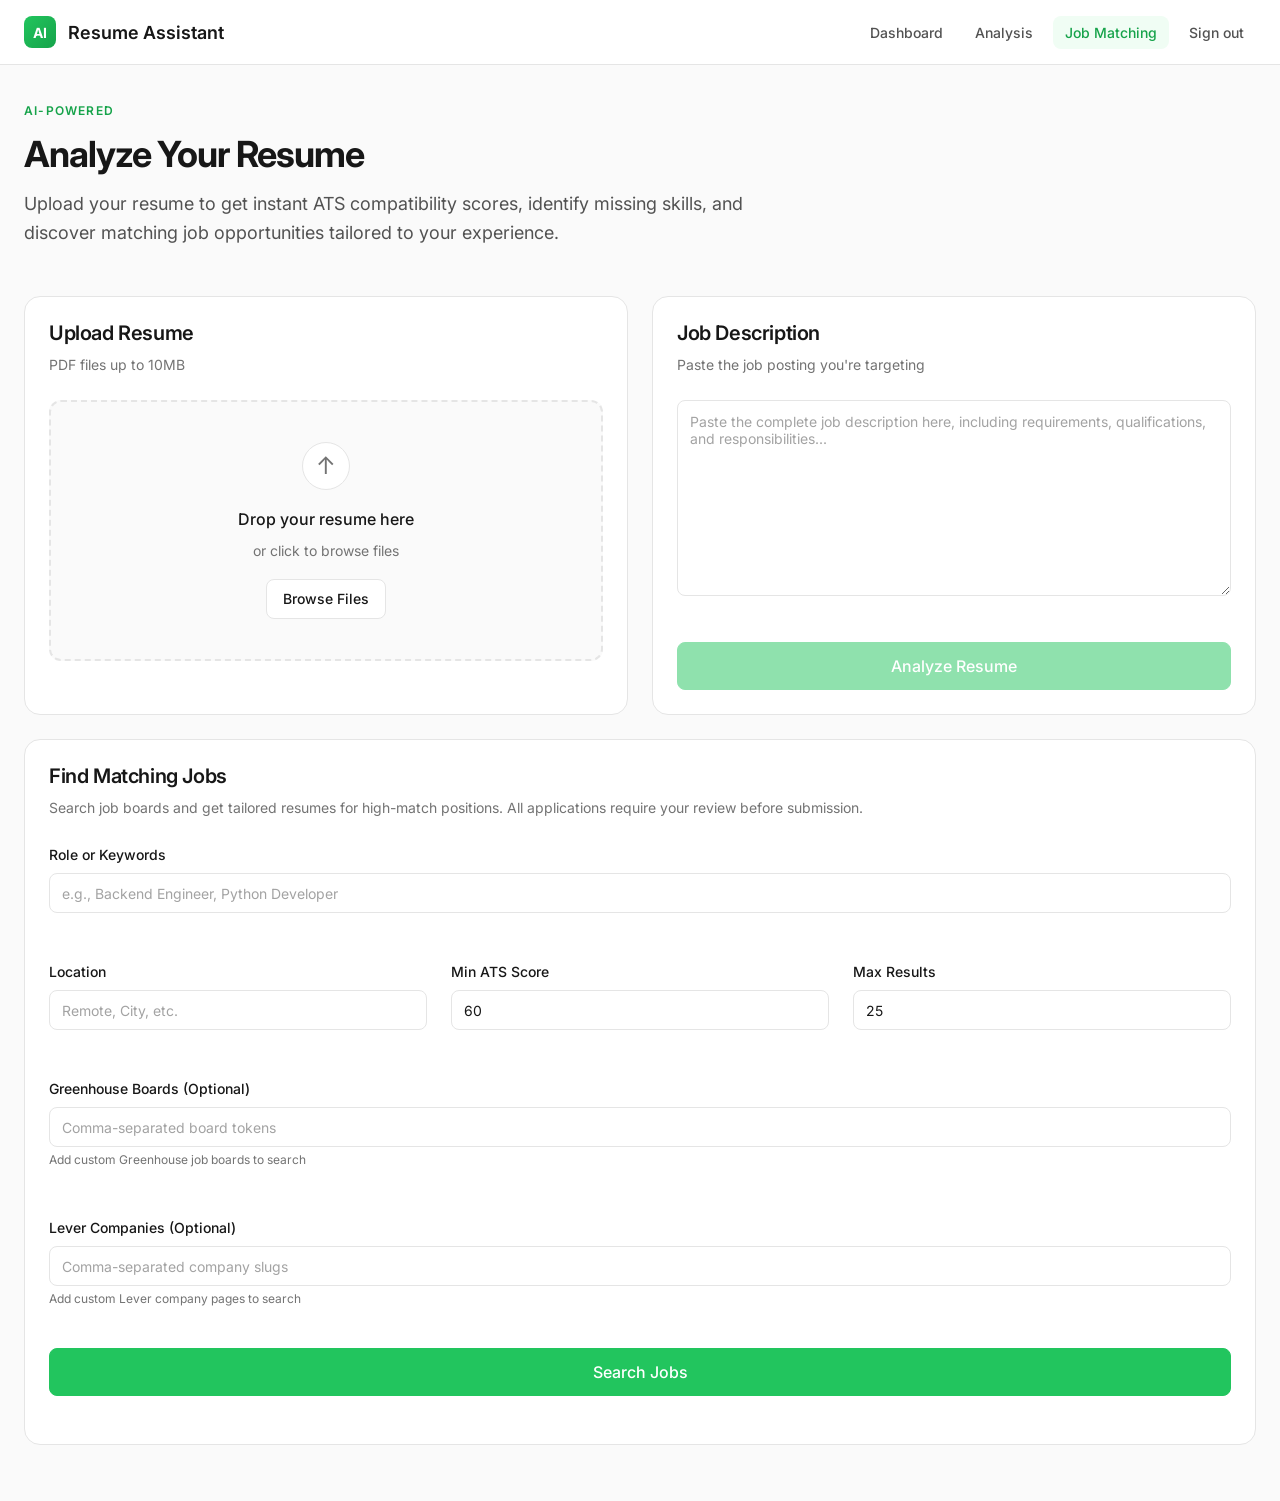
<file: templates/index.html>
<!DOCTYPE html>
<html lang="en">
<head>
    <meta charset="UTF-8">
    <meta name="viewport" content="width=device-width, initial-scale=1.0">
    <title>AI Resume Assistant - Intelligent Resume Analysis & Job Matching</title>
    <link rel="stylesheet" href="/static/style.css">
</head>
<body>
    <div class="app-container">
        <!-- Navigation -->
        <nav class="nav">
            <div class="nav-container">
                <a href="/" class="nav-brand">
                    <div class="nav-brand-icon">AI</div>
                    <span>Resume Assistant</span>
                </a>
                <ul class="nav-links">
                    <li><a href="#dashboard" class="nav-link active" data-section="dashboard">Dashboard</a></li>
                    <li><a href="#analysis" class="nav-link" data-section="analysis">Analysis</a></li>
                    <li><a href="#jobs" class="nav-link" data-section="jobs">Job Matching</a></li>
                    <li><a href="/logout" class="nav-link">Sign out</a></li>
                </ul>
            </div>
        </nav>

        <!-- Main Content -->
        <main class="main-content">
            <!-- Page Header -->
            <header class="page-header">
                <span class="page-eyebrow">AI-Powered</span>
                <h1 class="page-title">Analyze Your Resume</h1>
                <p class="page-description">
                    Upload your resume to get instant ATS compatibility scores, identify missing skills,
                    and discover matching job opportunities tailored to your experience.
                </p>
            </header>

            <!-- Upload & Job Description Section -->
            <section id="dashboard" class="grid grid-cols-2 mb-6">
                <!-- Resume Upload Card -->
                <div class="card">
                    <div class="card-header">
                        <h2 class="card-title">Upload Resume</h2>
                        <p class="card-subtitle">PDF files up to 10MB</p>
                    </div>

                    <div class="upload-area" id="uploadArea">
                        <div class="upload-icon">↑</div>
                        <input type="file" id="resumeFile" accept=".pdf" style="display: none;">
                        <p class="upload-title">Drop your resume here</p>
                        <p class="upload-subtitle">or click to browse files</p>
                        <button class="btn btn-secondary" onclick="document.getElementById('resumeFile').click()">
                            Browse Files
                        </button>
                    </div>

                    <div id="uploadStatus" class="status"></div>

                    <div id="resumeInfo" class="hidden" style="margin-top: var(--space-4);">
                        <div class="flex items-center gap-2">
                            <svg width="20" height="20" viewBox="0 0 20 20" fill="none">
                                <path d="M6 2C5.46957 2 4.96086 2.21071 4.58579 2.58579C4.21071 2.96086 4 3.46957 4 4V16C4 16.5304 4.21071 17.0391 4.58579 17.4142C4.96086 17.7893 5.46957 18 6 18H14C14.5304 18 15.0391 17.7893 15.4142 17.4142C15.7893 17.0391 16 16.5304 16 16V7L11 2H6Z" stroke="currentColor" stroke-width="1.5" stroke-linecap="round" stroke-linejoin="round"/>
                                <path d="M11 2V7H16" stroke="currentColor" stroke-width="1.5" stroke-linecap="round" stroke-linejoin="round"/>
                            </svg>
                            <span id="resumeName" style="font-size: var(--text-sm); font-weight: var(--font-medium);"></span>
                            <span id="resumeId" class="badge badge-primary"></span>
                        </div>
                    </div>
                </div>

                <!-- Job Description Card -->
                <div class="card">
                    <div class="card-header">
                        <h2 class="card-title">Job Description</h2>
                        <p class="card-subtitle">Paste the job posting you're targeting</p>
                    </div>

                    <div class="form-group">
                        <textarea
                            id="jobDescription"
                            class="textarea"
                            placeholder="Paste the complete job description here, including requirements, qualifications, and responsibilities..."
                            rows="10"
                            style="margin-bottom: var(--space-4);"
                        ></textarea>
                    </div>

                    <button class="btn btn-success btn-lg" onclick="analyzeResume()" id="analyzeBtn" disabled>
                        Analyze Resume
                    </button>
                </div>
            </section>

            <!-- Analysis Progress -->
            <div id="analysisProgress" class="card hidden" style="margin-bottom: var(--space-6);">
                <div style="text-align: center;">
                    <div class="spinner spinner-lg" style="margin: 0 auto var(--space-4);"></div>
                    <h3 style="font-size: var(--text-lg); font-weight: var(--font-semibold); margin-bottom: var(--space-2);">Analyzing Your Resume</h3>
                    <p style="color: var(--text-secondary); font-size: var(--text-sm);" id="progressText">Extracting resume information...</p>
                </div>
            </div>

            <!-- Results Section -->
            <div id="analysis">
            <section id="resultsSection" class="hidden">
                <!-- ATS Score Card -->
                <div class="card mb-6">
                    <div class="card-header">
                        <h2 class="card-title">ATS Compatibility Score</h2>
                        <p class="card-subtitle">How well your resume matches the job requirements</p>
                    </div>

                    <div class="score-container">
                        <div class="score-circle">
                            <svg class="score-svg" width="120" height="120" viewBox="0 0 120 120">
                                <circle class="score-track" cx="60" cy="60" r="52" />
                                <circle class="score-fill" id="scoreFill" cx="60" cy="60" r="52"
                                    stroke-dasharray="327" stroke-dashoffset="327" />
                            </svg>
                            <div class="score-value">
                                <span class="score-number" id="atsScore">0</span>
                                <span class="score-label">/100</span>
                            </div>
                        </div>

                        <div class="score-details">
                            <div class="score-metric">
                                <div class="score-metric-label">Matched Skills</div>
                                <div class="score-metric-value" id="matchedSkills">—</div>
                            </div>
                            <div class="score-metric">
                                <div class="score-metric-label">Missing Skills</div>
                                <div class="score-metric-value" id="missingSkills">—</div>
                            </div>
                            <div class="score-metric">
                                <div class="score-metric-label">Overall Match</div>
                                <div class="score-metric-value">
                                    <span id="skillPercentage">0%</span>
                                </div>
                            </div>
                        </div>
                    </div>

                    <div id="suggestions">
                        <h3 style="font-size: var(--text-base); font-weight: var(--font-semibold); margin: var(--space-6) 0 var(--space-3);">Improvement Suggestions</h3>
                        <ul id="suggestionList" style="list-style: none; padding: 0;"></ul>
                    </div>
                </div>

                <!-- Candidate Summary Card -->
                <div class="card mb-6">
                    <div class="card-header">
                        <h2 class="card-title">Candidate Summary</h2>
                        <p class="card-subtitle">AI-generated analysis of your profile</p>
                    </div>

                    <div id="summaryContent">
                        <div style="margin-bottom: var(--space-6); padding-bottom: var(--space-6); border-bottom: 1px solid var(--border-primary);">
                            <h4 style="font-size: var(--text-sm); font-weight: var(--font-semibold); color: var(--text-tertiary); text-transform: uppercase; letter-spacing: 0.05em; margin-bottom: var(--space-2);">Professional Summary</h4>
                            <p id="profSummary" style="color: var(--text-secondary);">—</p>
                        </div>

                        <div style="margin-bottom: var(--space-6); padding-bottom: var(--space-6); border-bottom: 1px solid var(--border-primary);">
                            <h4 style="font-size: var(--text-sm); font-weight: var(--font-semibold); color: var(--text-tertiary); text-transform: uppercase; letter-spacing: 0.05em; margin-bottom: var(--space-2);">Experience Summary</h4>
                            <p id="expSummary" style="color: var(--text-secondary);">—</p>
                        </div>

                        <div style="margin-bottom: var(--space-6); padding-bottom: var(--space-6); border-bottom: 1px solid var(--border-primary);">
                            <h4 style="font-size: var(--text-sm); font-weight: var(--font-semibold); color: var(--text-tertiary); text-transform: uppercase; letter-spacing: 0.05em; margin-bottom: var(--space-3);">Key Technical Skills</h4>
                            <div id="keySkills" class="skill-tags"></div>
                        </div>

                        <div class="grid grid-cols-2" style="margin-bottom: var(--space-6);">
                            <div>
                                <h4 style="font-size: var(--text-sm); font-weight: var(--font-semibold); color: var(--text-tertiary); text-transform: uppercase; letter-spacing: 0.05em; margin-bottom: var(--space-3);">Strengths</h4>
                                <ul id="strengthsList" style="list-style: none; padding: 0;"></ul>
                            </div>
                            <div>
                                <h4 style="font-size: var(--text-sm); font-weight: var(--font-semibold); color: var(--text-tertiary); text-transform: uppercase; letter-spacing: 0.05em; margin-bottom: var(--space-3);">Areas for Improvement</h4>
                                <ul id="weaknessesList" style="list-style: none; padding: 0;"></ul>
                            </div>
                        </div>

                        <div>
                            <h4 style="font-size: var(--text-sm); font-weight: var(--font-semibold); color: var(--text-tertiary); text-transform: uppercase; letter-spacing: 0.05em; margin-bottom: var(--space-2);">Hiring Recommendation</h4>
                            <p id="recommendation" style="font-weight: var(--font-semibold); font-size: var(--text-base);">—</p>
                        </div>
                    </div>
                </div>

                <!-- Interview Questions Card -->
                <div class="card mb-6">
                    <div class="card-header">
                        <h2 class="card-title">Interview Questions</h2>
                        <p class="card-subtitle">Tailored questions based on your resume and the job</p>
                    </div>

                    <div class="tabs">
                        <ul class="tabs-list">
                            <li><button class="tab-button active" onclick="showTab('technical')">Technical</button></li>
                            <li><button class="tab-button" onclick="showTab('behavioral')">Behavioral</button></li>
                            <li><button class="tab-button" onclick="showTab('scenario')">Scenario-Based</button></li>
                        </ul>
                    </div>

                    <div id="technicalQuestions" class="tab-panel active">
                        <ul id="techQuestionsList" style="list-style: none; padding: 0;"></ul>
                    </div>
                    <div id="behavioralQuestions" class="tab-panel">
                        <ul id="behavioralQuestionsList" style="list-style: none; padding: 0;"></ul>
                    </div>
                    <div id="scenarioQuestions" class="tab-panel">
                        <ul id="scenarioQuestionsList" style="list-style: none; padding: 0;"></ul>
                    </div>
                </div>

                <!-- AI Chat Card -->
                <div class="card mb-6">
                    <div class="card-header">
                        <h2 class="card-title">Ask About This Candidate</h2>
                        <p class="card-subtitle">Get instant answers about experience, skills, and qualifications</p>
                    </div>

                    <div class="chat-container">
                        <div class="chat-messages" id="chatMessages">
                            <div class="chat-message chat-message-bot">
                                <div class="chat-message-avatar">AI</div>
                                <div class="chat-message-content">
                                    Ask me anything about this candidate's resume, experience, projects, or skills. I'll provide detailed insights based on the uploaded resume.
                                </div>
                            </div>
                        </div>
                        <div class="chat-input-container">
                            <input
                                type="text"
                                id="chatInput"
                                class="input"
                                placeholder="Ask a question about this candidate..."
                                onkeypress="if(event.key==='Enter') sendChatMessage()"
                            >
                            <button class="btn btn-primary" onclick="sendChatMessage()">Send</button>
                        </div>
                    </div>
                </div>
            </section>
            </div>

            <!-- Job Search Section -->
            <div id="jobs">
            <section class="mt-6">
                <div class="card mb-6">
                    <div class="card-header">
                        <h2 class="card-title">Find Matching Jobs</h2>
                        <p class="card-subtitle">
                            Search job boards and get tailored resumes for high-match positions.
                            All applications require your review before submission.
                        </p>
                    </div>

                    <div class="grid grid-cols-3" style="margin-bottom: var(--space-4);">
                        <div class="form-group" style="grid-column: span 3;">
                            <label class="form-label">Role or Keywords</label>
                            <input type="text" id="jobKeywords" class="input" placeholder="e.g., Backend Engineer, Python Developer">
                        </div>

                        <div class="form-group">
                            <label class="form-label">Location</label>
                            <input type="text" id="jobLocation" class="input" placeholder="Remote, City, etc.">
                        </div>

                        <div class="form-group">
                            <label class="form-label">Min ATS Score</label>
                            <input type="number" id="minAtsScore" class="input" value="60" min="0" max="100">
                        </div>

                        <div class="form-group">
                            <label class="form-label">Max Results</label>
                            <input type="number" id="maxResults" class="input" value="25" min="1" max="50">
                        </div>

                        <div class="form-group" style="grid-column: span 3;">
                            <label class="form-label">Greenhouse Boards (Optional)</label>
                            <input type="text" id="greenhouseBoards" class="input" placeholder="Comma-separated board tokens">
                            <span class="form-hint">Add custom Greenhouse job boards to search</span>
                        </div>

                        <div class="form-group" style="grid-column: span 3;">
                            <label class="form-label">Lever Companies (Optional)</label>
                            <input type="text" id="leverCompanies" class="input" placeholder="Comma-separated company slugs">
                            <span class="form-hint">Add custom Lever company pages to search</span>
                        </div>
                    </div>

                    <button class="btn btn-success btn-lg" onclick="searchJobs()" id="searchJobsBtn">
                        Search Jobs
                    </button>

                    <div id="jobSearchStatus" class="status"></div>
                    <div id="jobResults" style="margin-top: var(--space-6);"></div>
                </div>

                <!-- Tailored Resume Result -->
                <div class="card hidden" id="tailorResultCard">
                    <div class="card-header">
                        <h2 class="card-title">Tailored Application</h2>
                        <p class="card-subtitle">Review your customized resume and cover letter</p>
                    </div>
                    <div id="tailorResult"></div>
                </div>
            </section>
            </div>
        </main>
    </div>

    <script src="/static/app.js"></script>
</body>
</html>
</file>
<file: static/style.css>
/* =================================================================
   AI RESUME ASSISTANT - MODERN SAAS DESIGN SYSTEM
   ================================================================= */

/* Import Inter font from Google Fonts */
@import url('https://fonts.googleapis.com/css2?family=Inter:wght@300;400;500;600;700&display=swap');

/* =================================================================
   DESIGN TOKENS
   ================================================================= */

:root {
    /* Typography */
    --font-sans: 'Inter', -apple-system, BlinkMacSystemFont, 'Segoe UI', system-ui, sans-serif;
    --font-mono: 'SF Mono', Monaco, 'Cascadia Code', 'Courier New', monospace;

    /* Font Sizes */
    --text-xs: 0.75rem;      /* 12px */
    --text-sm: 0.875rem;     /* 14px */
    --text-base: 1rem;       /* 16px */
    --text-lg: 1.125rem;     /* 18px */
    --text-xl: 1.25rem;      /* 20px */
    --text-2xl: 1.5rem;      /* 24px */
    --text-3xl: 1.875rem;    /* 30px */
    --text-4xl: 2.25rem;     /* 36px */

    /* Font Weights */
    --font-light: 300;
    --font-normal: 400;
    --font-medium: 500;
    --font-semibold: 600;
    --font-bold: 700;

    /* Line Heights */
    --leading-tight: 1.25;
    --leading-snug: 1.375;
    --leading-normal: 1.5;
    --leading-relaxed: 1.625;
    --leading-loose: 2;

    /* Colors - Neutral Palette */
    --gray-50: #FAFAFA;
    --gray-100: #F5F5F5;
    --gray-200: #E5E5E5;
    --gray-300: #D4D4D4;
    --gray-400: #A3A3A3;
    --gray-500: #737373;
    --gray-600: #525252;
    --gray-700: #404040;
    --gray-800: #262626;
    --gray-900: #171717;

    /* Primary Brand Color - Modern Green */
    --primary-50: #F0FDF4;
    --primary-100: #DCFCE7;
    --primary-200: #BBF7D0;
    --primary-300: #86EFAC;
    --primary-400: #4ADE80;
    --primary-500: #22C55E;
    --primary-600: #16A34A;
    --primary-700: #15803D;
    --primary-800: #166534;
    --primary-900: #14532D;

    /* Semantic Colors */
    --success: #22C55E;
    --success-light: #DCFCE7;
    --warning: #F59E0B;
    --warning-light: #FEF3C7;
    --error: #EF4444;
    --error-light: #FEE2E2;
    --info: #3B82F6;
    --info-light: #DBEAFE;

    /* Background Colors */
    --bg-primary: #FFFFFF;
    --bg-secondary: #FAFAFA;
    --bg-tertiary: #F5F5F5;

    /* Text Colors */
    --text-primary: #171717;
    --text-secondary: #525252;
    --text-tertiary: #737373;
    --text-quaternary: #A3A3A3;
    --text-inverse: #FFFFFF;

    /* Border Colors */
    --border-primary: #E5E5E5;
    --border-secondary: #D4D4D4;
    --border-focus: #22C55E;

    /* Spacing Scale */
    --space-1: 0.25rem;   /* 4px */
    --space-2: 0.5rem;    /* 8px */
    --space-3: 0.75rem;   /* 12px */
    --space-4: 1rem;      /* 16px */
    --space-5: 1.25rem;   /* 20px */
    --space-6: 1.5rem;    /* 24px */
    --space-8: 2rem;      /* 32px */
    --space-10: 2.5rem;   /* 40px */
    --space-12: 3rem;     /* 48px */
    --space-16: 4rem;     /* 64px */
    --space-20: 5rem;     /* 80px */
    --space-24: 6rem;     /* 96px */

    /* Border Radius */
    --radius-sm: 0.375rem;  /* 6px */
    --radius-md: 0.5rem;    /* 8px */
    --radius-lg: 0.75rem;   /* 12px */
    --radius-xl: 1rem;      /* 16px */
    --radius-full: 9999px;

    /* Shadows */
    --shadow-xs: 0 1px 2px 0 rgba(0, 0, 0, 0.05);
    --shadow-sm: 0 1px 3px 0 rgba(0, 0, 0, 0.1), 0 1px 2px -1px rgba(0, 0, 0, 0.1);
    --shadow-md: 0 4px 6px -1px rgba(0, 0, 0, 0.1), 0 2px 4px -2px rgba(0, 0, 0, 0.1);
    --shadow-lg: 0 10px 15px -3px rgba(0, 0, 0, 0.1), 0 4px 6px -4px rgba(0, 0, 0, 0.1);
    --shadow-xl: 0 20px 25px -5px rgba(0, 0, 0, 0.1), 0 8px 10px -6px rgba(0, 0, 0, 0.1);

    /* Transitions */
    --transition-fast: 150ms cubic-bezier(0.4, 0, 0.2, 1);
    --transition-base: 200ms cubic-bezier(0.4, 0, 0.2, 1);
    --transition-slow: 300ms cubic-bezier(0.4, 0, 0.2, 1);

    /* Z-Index Scale */
    --z-dropdown: 1000;
    --z-sticky: 1020;
    --z-fixed: 1030;
    --z-modal-backdrop: 1040;
    --z-modal: 1050;
    --z-popover: 1060;
    --z-tooltip: 1070;
}

/* =================================================================
   RESET & BASE STYLES
   ================================================================= */

*,
*::before,
*::after {
    box-sizing: border-box;
    margin: 0;
    padding: 0;
}

html {
    -webkit-font-smoothing: antialiased;
    -moz-osx-font-smoothing: grayscale;
    text-rendering: optimizeLegibility;
    scroll-behavior: smooth;
    scroll-padding-top: 80px;
}

body {
    font-family: var(--font-sans);
    font-size: var(--text-base);
    line-height: var(--leading-normal);
    color: var(--text-primary);
    background-color: var(--bg-secondary);
    min-height: 100vh;
}

/* =================================================================
   TYPOGRAPHY
   ================================================================= */

h1, h2, h3, h4, h5, h6 {
    font-weight: var(--font-semibold);
    line-height: var(--leading-tight);
    color: var(--text-primary);
    letter-spacing: -0.02em;
}

h1 { font-size: var(--text-4xl); }
h2 { font-size: var(--text-3xl); }
h3 { font-size: var(--text-2xl); }
h4 { font-size: var(--text-xl); }
h5 { font-size: var(--text-lg); }
h6 { font-size: var(--text-base); }

p {
    margin-bottom: var(--space-4);
    line-height: var(--leading-relaxed);
}

a {
    color: var(--primary-600);
    text-decoration: none;
    transition: color var(--transition-fast);
}

a:hover {
    color: var(--primary-700);
}

strong {
    font-weight: var(--font-semibold);
}

/* =================================================================
   LAYOUT
   ================================================================= */

.app-container {
    min-height: 100vh;
    display: flex;
    flex-direction: column;
}

.main-content {
    flex: 1;
    width: 100%;
    max-width: 1280px;
    margin: 0 auto;
    padding: var(--space-8) var(--space-6);
}

/* =================================================================
   NAVIGATION
   ================================================================= */

.nav {
    background: var(--bg-primary);
    border-bottom: 1px solid var(--border-primary);
    position: sticky;
    top: 0;
    z-index: var(--z-sticky);
    backdrop-filter: blur(8px);
    background-color: rgba(255, 255, 255, 0.9);
}

.nav-container {
    max-width: 1280px;
    margin: 0 auto;
    padding: 0 var(--space-6);
    display: flex;
    align-items: center;
    justify-content: space-between;
    height: 64px;
}

.nav-brand {
    display: flex;
    align-items: center;
    gap: var(--space-3);
    font-size: var(--text-lg);
    font-weight: var(--font-semibold);
    color: var(--text-primary);
    text-decoration: none;
}

.nav-brand-icon {
    width: 32px;
    height: 32px;
    background: linear-gradient(135deg, var(--primary-500), var(--primary-600));
    border-radius: var(--radius-md);
    display: flex;
    align-items: center;
    justify-content: center;
    color: white;
    font-weight: var(--font-bold);
    font-size: var(--text-sm);
}

.nav-links {
    display: flex;
    align-items: center;
    gap: var(--space-2);
    list-style: none;
}

.nav-link {
    padding: var(--space-2) var(--space-3);
    border-radius: var(--radius-md);
    font-size: var(--text-sm);
    font-weight: var(--font-medium);
    color: var(--text-secondary);
    transition: all var(--transition-fast);
    cursor: pointer;
}

.nav-link:hover {
    color: var(--text-primary);
    background: var(--bg-secondary);
}

.nav-link.active {
    color: var(--primary-600);
    background: var(--primary-50);
}

/* =================================================================
   PAGE HEADER
   ================================================================= */

.page-header {
    margin-bottom: var(--space-12);
}

.page-eyebrow {
    display: inline-block;
    font-size: var(--text-xs);
    font-weight: var(--font-semibold);
    text-transform: uppercase;
    letter-spacing: 0.1em;
    color: var(--primary-600);
    margin-bottom: var(--space-3);
}

.page-title {
    font-size: var(--text-4xl);
    font-weight: var(--font-bold);
    color: var(--text-primary);
    margin-bottom: var(--space-3);
    letter-spacing: -0.03em;
}

.page-description {
    font-size: var(--text-lg);
    color: var(--text-secondary);
    max-width: 48rem;
    line-height: var(--leading-relaxed);
}

/* =================================================================
   CARDS
   ================================================================= */

.card {
    background: var(--bg-primary);
    border: 1px solid var(--border-primary);
    border-radius: var(--radius-xl);
    padding: var(--space-6);
    transition: all var(--transition-base);
}

.card:hover {
    border-color: var(--border-secondary);
}

.card-header {
    margin-bottom: var(--space-6);
}

.card-title {
    font-size: var(--text-xl);
    font-weight: var(--font-semibold);
    color: var(--text-primary);
    margin-bottom: var(--space-2);
}

.card-subtitle {
    font-size: var(--text-sm);
    color: var(--text-tertiary);
}

.card-content {
    color: var(--text-secondary);
}

.card-footer {
    margin-top: var(--space-6);
    padding-top: var(--space-6);
    border-top: 1px solid var(--border-primary);
}

/* =================================================================
   BUTTONS
   ================================================================= */

.btn {
    display: inline-flex;
    align-items: center;
    justify-content: center;
    gap: var(--space-2);
    padding: 0 var(--space-4);
    height: 40px;
    font-family: var(--font-sans);
    font-size: var(--text-sm);
    font-weight: var(--font-medium);
    line-height: 1;
    border-radius: var(--radius-md);
    border: 1px solid transparent;
    cursor: pointer;
    transition: all var(--transition-fast);
    white-space: nowrap;
    user-select: none;
}

.btn:focus-visible {
    outline: 2px solid var(--primary-500);
    outline-offset: 2px;
}

.btn:disabled {
    opacity: 0.5;
    cursor: not-allowed;
    pointer-events: none;
}

/* Primary Button */
.btn-primary {
    background: var(--primary-600);
    color: white;
    border-color: var(--primary-600);
}

.btn-primary:hover:not(:disabled) {
    background: var(--primary-700);
    border-color: var(--primary-700);
    transform: translateY(-1px);
    box-shadow: var(--shadow-sm);
}

.btn-primary:active:not(:disabled) {
    transform: translateY(0);
}

/* Secondary Button */
.btn-secondary {
    background: var(--bg-primary);
    color: var(--text-primary);
    border-color: var(--border-primary);
}

.btn-secondary:hover:not(:disabled) {
    background: var(--bg-secondary);
    border-color: var(--border-secondary);
}

/* Ghost Button */
.btn-ghost {
    background: transparent;
    color: var(--text-secondary);
    border-color: transparent;
}

.btn-ghost:hover:not(:disabled) {
    background: var(--bg-secondary);
    color: var(--text-primary);
}

/* Success Button */
.btn-success {
    background: var(--success);
    color: white;
    border-color: var(--success);
    width: 100%;
}

.btn-success:hover:not(:disabled) {
    background: var(--primary-700);
    border-color: var(--primary-700);
    transform: translateY(-1px);
    box-shadow: var(--shadow-sm);
}

/* Large Button */
.btn-lg {
    height: 48px;
    padding: 0 var(--space-6);
    font-size: var(--text-base);
}

/* Small Button */
.btn-sm {
    height: 32px;
    padding: 0 var(--space-3);
    font-size: var(--text-xs);
}

/* =================================================================
   FORM ELEMENTS
   ================================================================= */

.form-group {
    margin-bottom: var(--space-6);
}

.form-label {
    display: block;
    font-size: var(--text-sm);
    font-weight: var(--font-medium);
    color: var(--text-primary);
    margin-bottom: var(--space-2);
}

.form-hint {
    display: block;
    font-size: var(--text-xs);
    color: var(--text-tertiary);
    margin-top: var(--space-1);
}

.input,
.textarea {
    width: 100%;
    font-family: var(--font-sans);
    font-size: var(--text-sm);
    color: var(--text-primary);
    background: var(--bg-primary);
    border: 1px solid var(--border-primary);
    border-radius: var(--radius-md);
    transition: all var(--transition-fast);
}

.input {
    height: 40px;
    padding: 0 var(--space-3);
}

.textarea {
    padding: var(--space-3);
    resize: vertical;
    min-height: 120px;
}

.input:hover,
.textarea:hover {
    border-color: var(--border-secondary);
}

.input:focus,
.textarea:focus {
    outline: none;
    border-color: var(--border-focus);
    box-shadow: 0 0 0 3px var(--primary-100);
}

.input::placeholder,
.textarea::placeholder {
    color: var(--text-quaternary);
}

.input:disabled,
.textarea:disabled {
    background: var(--bg-tertiary);
    cursor: not-allowed;
    opacity: 0.6;
}

/* =================================================================
   FILE UPLOAD
   ================================================================= */

.upload-area {
    position: relative;
    border: 2px dashed var(--border-primary);
    border-radius: var(--radius-lg);
    padding: var(--space-10) var(--space-6);
    text-align: center;
    cursor: pointer;
    transition: all var(--transition-base);
    background: var(--bg-secondary);
}

.upload-area:hover {
    border-color: var(--primary-500);
    background: var(--primary-50);
}

.upload-area.dragover {
    border-color: var(--primary-600);
    background: var(--primary-100);
    transform: scale(1.01);
}

.upload-icon {
    width: 48px;
    height: 48px;
    margin: 0 auto var(--space-4);
    display: flex;
    align-items: center;
    justify-content: center;
    background: var(--bg-primary);
    border: 1px solid var(--border-primary);
    border-radius: var(--radius-full);
    font-size: var(--text-2xl);
    color: var(--text-tertiary);
    transition: all var(--transition-base);
}

.upload-area:hover .upload-icon {
    border-color: var(--primary-500);
    color: var(--primary-600);
    transform: translateY(-2px);
}

.upload-title {
    font-size: var(--text-base);
    font-weight: var(--font-medium);
    color: var(--text-primary);
    margin-bottom: var(--space-2);
}

.upload-subtitle {
    font-size: var(--text-sm);
    color: var(--text-tertiary);
    margin-bottom: var(--space-4);
}

/* =================================================================
   STATUS MESSAGES
   ================================================================= */

.status {
    display: none;
    padding: var(--space-3) var(--space-4);
    border-radius: var(--radius-md);
    font-size: var(--text-sm);
    border: 1px solid;
    margin-top: var(--space-4);
    animation: slideIn var(--transition-base);
}

@keyframes slideIn {
    from {
        opacity: 0;
        transform: translateY(-8px);
    }
    to {
        opacity: 1;
        transform: translateY(0);
    }
}

.status.visible {
    display: flex;
    align-items: center;
    gap: var(--space-2);
}

.status.success {
    background: var(--success-light);
    border-color: var(--success);
    color: var(--primary-800);
}

.status.error {
    background: var(--error-light);
    border-color: var(--error);
    color: #991B1B;
}

.status.info {
    background: var(--info-light);
    border-color: var(--info);
    color: #1E40AF;
}

.status.warning {
    background: var(--warning-light);
    border-color: var(--warning);
    color: #92400E;
}

/* =================================================================
   BADGE
   ================================================================= */

.badge {
    display: inline-flex;
    align-items: center;
    padding: var(--space-1) var(--space-2);
    font-size: var(--text-xs);
    font-weight: var(--font-medium);
    border-radius: var(--radius-sm);
    white-space: nowrap;
}

.badge-primary {
    background: var(--primary-100);
    color: var(--primary-700);
}

.badge-secondary {
    background: var(--gray-100);
    color: var(--gray-700);
}

.badge-success {
    background: var(--success-light);
    color: var(--primary-800);
}

.badge-warning {
    background: var(--warning-light);
    color: #92400E;
}

.badge-error {
    background: var(--error-light);
    color: #991B1B;
}

/* =================================================================
   LOADING SPINNER
   ================================================================= */

.spinner {
    display: inline-block;
    width: 16px;
    height: 16px;
    border: 2px solid var(--border-primary);
    border-top-color: var(--primary-600);
    border-radius: 50%;
    animation: spin 0.6s linear infinite;
}

@keyframes spin {
    to { transform: rotate(360deg); }
}

.spinner-lg {
    width: 24px;
    height: 24px;
    border-width: 3px;
}

/* =================================================================
   PROGRESS BAR
   ================================================================= */

.progress {
    width: 100%;
    height: 8px;
    background: var(--gray-200);
    border-radius: var(--radius-full);
    overflow: hidden;
}

.progress-bar {
    height: 100%;
    background: var(--primary-600);
    border-radius: var(--radius-full);
    transition: width var(--transition-slow);
}

/* =================================================================
   TABS
   ================================================================= */

.tabs {
    border-bottom: 1px solid var(--border-primary);
    margin-bottom: var(--space-6);
}

.tabs-list {
    display: flex;
    gap: var(--space-4);
    list-style: none;
}

.tab-button {
    position: relative;
    padding: var(--space-3) var(--space-2);
    font-size: var(--text-sm);
    font-weight: var(--font-medium);
    color: var(--text-tertiary);
    background: none;
    border: none;
    cursor: pointer;
    transition: color var(--transition-fast);
}

.tab-button:hover {
    color: var(--text-secondary);
}

.tab-button.active {
    color: var(--primary-600);
}

.tab-button.active::after {
    content: '';
    position: absolute;
    bottom: -1px;
    left: 0;
    right: 0;
    height: 2px;
    background: var(--primary-600);
    border-radius: var(--radius-full);
}

.tab-panel {
    display: none;
}

.tab-panel.active {
    display: block;
    animation: fadeIn var(--transition-base);
}

@keyframes fadeIn {
    from { opacity: 0; }
    to { opacity: 1; }
}

/* =================================================================
   SCORE DISPLAY
   ================================================================= */

.score-container {
    display: flex;
    gap: var(--space-8);
    align-items: flex-start;
    padding: var(--space-6);
    background: var(--bg-secondary);
    border-radius: var(--radius-lg);
    margin-bottom: var(--space-6);
}

.score-circle {
    position: relative;
    width: 120px;
    height: 120px;
    flex-shrink: 0;
}

.score-svg {
    transform: rotate(-90deg);
}

.score-track {
    fill: none;
    stroke: var(--gray-200);
    stroke-width: 8;
}

.score-fill {
    fill: none;
    stroke: var(--primary-600);
    stroke-width: 8;
    stroke-linecap: round;
    transition: stroke-dashoffset 1s cubic-bezier(0.4, 0, 0.2, 1);
}

.score-value {
    position: absolute;
    top: 50%;
    left: 50%;
    transform: translate(-50%, -50%);
    text-align: center;
}

.score-number {
    display: block;
    font-size: var(--text-3xl);
    font-weight: var(--font-bold);
    color: var(--text-primary);
    line-height: 1;
}

.score-label {
    display: block;
    font-size: var(--text-xs);
    color: var(--text-tertiary);
    margin-top: var(--space-1);
}

.score-details {
    flex: 1;
}

.score-metric {
    margin-bottom: var(--space-4);
}

.score-metric:last-child {
    margin-bottom: 0;
}

.score-metric-label {
    font-size: var(--text-sm);
    font-weight: var(--font-medium);
    color: var(--text-primary);
    margin-bottom: var(--space-2);
}

.score-metric-value {
    font-size: var(--text-sm);
    color: var(--text-secondary);
}

/* =================================================================
   SKILL TAGS
   ================================================================= */

.skill-tags {
    display: flex;
    flex-wrap: wrap;
    gap: var(--space-2);
}

.skill-tag {
    padding: var(--space-1) var(--space-3);
    font-size: var(--text-sm);
    font-weight: var(--font-medium);
    background: var(--bg-primary);
    border: 1px solid var(--border-primary);
    border-radius: var(--radius-sm);
    color: var(--text-primary);
    transition: all var(--transition-fast);
}

.skill-tag:hover {
    border-color: var(--primary-500);
    background: var(--primary-50);
}

/* =================================================================
   JOB CARD
   ================================================================= */

.job-card {
    background: var(--bg-primary);
    border: 1px solid var(--border-primary);
    border-radius: var(--radius-lg);
    padding: var(--space-6);
    margin-bottom: var(--space-4);
    transition: all var(--transition-base);
}

.job-card:hover {
    border-color: var(--border-secondary);
    box-shadow: var(--shadow-sm);
}

.job-card-header {
    display: flex;
    align-items: flex-start;
    justify-content: space-between;
    margin-bottom: var(--space-4);
}

.job-title {
    font-size: var(--text-lg);
    font-weight: var(--font-semibold);
    color: var(--text-primary);
    margin-bottom: var(--space-1);
}

.job-company {
    font-size: var(--text-sm);
    color: var(--text-secondary);
}

.job-meta {
    display: flex;
    align-items: center;
    gap: var(--space-3);
    margin-bottom: var(--space-4);
    font-size: var(--text-sm);
    color: var(--text-tertiary);
}

.job-skills {
    margin-bottom: var(--space-4);
}

.job-skills-label {
    font-size: var(--text-sm);
    font-weight: var(--font-medium);
    color: var(--text-primary);
    margin-bottom: var(--space-2);
}

.job-actions {
    display: flex;
    gap: var(--space-2);
    flex-wrap: wrap;
}

/* =================================================================
   CHAT INTERFACE
   ================================================================= */

.chat-container {
    border: 1px solid var(--border-primary);
    border-radius: var(--radius-lg);
    overflow: hidden;
    background: var(--bg-primary);
}

.chat-messages {
    height: 400px;
    overflow-y: auto;
    padding: var(--space-6);
    background: var(--bg-secondary);
}

.chat-message {
    margin-bottom: var(--space-4);
    display: flex;
    gap: var(--space-3);
    animation: messageIn var(--transition-base);
}

@keyframes messageIn {
    from {
        opacity: 0;
        transform: translateY(8px);
    }
    to {
        opacity: 1;
        transform: translateY(0);
    }
}

.chat-message-user {
    flex-direction: row-reverse;
}

.chat-message-avatar {
    width: 32px;
    height: 32px;
    border-radius: var(--radius-full);
    background: var(--gray-200);
    flex-shrink: 0;
    display: flex;
    align-items: center;
    justify-content: center;
    font-size: var(--text-sm);
}

.chat-message-user .chat-message-avatar {
    background: var(--primary-100);
    color: var(--primary-700);
}

.chat-message-content {
    max-width: 70%;
    padding: var(--space-3) var(--space-4);
    border-radius: var(--radius-lg);
    font-size: var(--text-sm);
    line-height: var(--leading-relaxed);
}

.chat-message-bot .chat-message-content {
    background: var(--bg-primary);
    border: 1px solid var(--border-primary);
    color: var(--text-primary);
}

.chat-message-user .chat-message-content {
    background: var(--primary-600);
    color: white;
}

.chat-input-container {
    padding: var(--space-4);
    border-top: 1px solid var(--border-primary);
    background: var(--bg-primary);
    display: flex;
    gap: var(--space-2);
}

/* =================================================================
   GRID LAYOUTS
   ================================================================= */

.grid {
    display: grid;
    gap: var(--space-6);
}

.grid-cols-1 { grid-template-columns: repeat(1, minmax(0, 1fr)); }
.grid-cols-2 { grid-template-columns: repeat(2, minmax(0, 1fr)); }
.grid-cols-3 { grid-template-columns: repeat(3, minmax(0, 1fr)); }

/* =================================================================
   UTILITIES
   ================================================================= */

.hidden { display: none !important; }
.flex { display: flex; }
.items-center { align-items: center; }
.justify-between { justify-content: space-between; }
.gap-2 { gap: var(--space-2); }
.gap-4 { gap: var(--space-4); }
.mb-4 { margin-bottom: var(--space-4); }
.mb-6 { margin-bottom: var(--space-6); }
.mt-4 { margin-top: var(--space-4); }
.mt-6 { margin-top: var(--space-6); }

/* =================================================================
   RESPONSIVE DESIGN
   ================================================================= */

@media (max-width: 1024px) {
    .main-content {
        padding: var(--space-6) var(--space-4);
    }
}

@media (max-width: 768px) {
    :root {
        --text-4xl: 2rem;
        --text-3xl: 1.5rem;
    }

    .nav-container {
        padding: 0 var(--space-4);
    }

    .main-content {
        padding: var(--space-4);
    }

    .page-header {
        margin-bottom: var(--space-8);
    }

    .page-title {
        font-size: var(--text-3xl);
    }

    .grid-cols-2,
    .grid-cols-3 {
        grid-template-columns: 1fr;
    }

    .score-container {
        flex-direction: column;
        align-items: center;
        text-align: center;
    }

    .tabs-list {
        overflow-x: auto;
        -webkit-overflow-scrolling: touch;
    }

    .chat-message-content {
        max-width: 85%;
    }

    .job-card-header {
        flex-direction: column;
    }

    .job-actions {
        flex-direction: column;
    }

    .job-actions .btn {
        width: 100%;
    }
}

/* =================================================================
   ACCESSIBILITY
   ================================================================= */

@media (prefers-reduced-motion: reduce) {
    *,
    *::before,
    *::after {
        animation-duration: 0.01ms !important;
        animation-iteration-count: 1 !important;
        transition-duration: 0.01ms !important;
    }
}

.visually-hidden {
    position: absolute;
    width: 1px;
    height: 1px;
    padding: 0;
    margin: -1px;
    overflow: hidden;
    clip: rect(0, 0, 0, 0);
    white-space: nowrap;
    border-width: 0;
}

:focus-visible {
    outline: 2px solid var(--primary-500);
    outline-offset: 2px;
}

/* =================================================================
   AUTH - LOGIN PAGE
   ================================================================= */

.auth-body {
    min-height: 100vh;
    background: var(--bg-secondary);
}

.auth-shell {
    display: grid;
    grid-template-columns: minmax(0, 5fr) minmax(0, 6fr);
    min-height: 100vh;
}

/* --- Left brand panel --------------------------------------------- */

.auth-panel {
    position: relative;
    overflow: hidden;
    display: flex;
    flex-direction: column;
    justify-content: space-between;
    gap: var(--space-8);
    padding: var(--space-10) var(--space-12);
    background:
        radial-gradient(120% 90% at 10% 0%, rgba(134, 239, 172, 0.14), transparent 55%),
        linear-gradient(160deg, var(--primary-700), var(--primary-900) 70%);
    color: #DCFCE7;
}

.auth-brand {
    display: inline-flex;
    align-items: center;
    gap: var(--space-3);
    font-size: var(--text-base);
    font-weight: var(--font-semibold);
    color: #FFFFFF;
    letter-spacing: -0.01em;
}

.auth-doc {
    border-radius: var(--radius-lg);
}

.auth-brand-icon {
    border-radius: var(--radius-lg);
    display: inline-flex;
    align-items: center;
    justify-content: center;
    width: 36px;
    height: 36px;
    font-size: var(--text-sm);
    font-weight: var(--font-bold);
    color: var(--primary-800);
    background: #86EFAC;
}

/* --- Resume vignette (the signature element) ---------------------- */

.auth-demo {
    display: flex;
    justify-content: center;
    padding: var(--space-6) 0;
}

.auth-doc {
    position: relative;
    width: min(320px, 100%);
    padding: var(--space-6);
    background: rgba(255, 255, 255, 0.07);
    border: 1px solid rgba(255, 255, 255, 0.14);
    backdrop-filter: blur(4px);
    box-shadow: var(--shadow-xl);
    overflow: hidden;
    animation: auth-rise 0.7s cubic-bezier(0.16, 1, 0.3, 1) both;
}

.auth-doc-head {
    display: flex;
    flex-direction: column;
    gap: var(--space-2);
    margin-bottom: var(--space-5);
}

.auth-doc-name,
.auth-doc-role,
.auth-doc-line {
    display: block;
    height: 9px;
    border-radius: var(--radius-full);
    background: rgba(255, 255, 255, 0.28);
    animation: auth-rise 0.6s cubic-bezier(0.16, 1, 0.3, 1) both;
}

.auth-doc-name {
    width: 46%;
    height: 13px;
    margin-bottom: var(--space-1);
    background: rgba(255, 255, 255, 0.62);
}

.auth-doc-role {
    width: 30%;
    background: #86EFAC;
}

.auth-doc-line { width: 92%; }
.auth-line-1 { width: 88%; animation-delay: 0.15s; }
.auth-line-2 { width: 96%; margin-top: var(--space-2); animation-delay: 0.25s; }
.auth-line-3 { width: 64%; margin-top: var(--space-2); animation-delay: 0.35s; }

.auth-chips {
    display: flex;
    flex-wrap: wrap;
    gap: var(--space-2);
    margin-top: var(--space-5);
}

.auth-chip {
    padding: var(--space-1) var(--space-3);
    font-size: var(--text-xs);
    font-weight: var(--font-medium);
    font-family: var(--font-mono);
    color: #DCFCE7;
    border: 1px solid rgba(134, 239, 172, 0.35);
    border-radius: var(--radius-full);
    animation: auth-pop 0.45s cubic-bezier(0.16, 1, 0.3, 1) both;
}

.auth-chip:nth-child(1) { animation-delay: 0.55s; }
.auth-chip:nth-child(2) { animation-delay: 0.68s; }
.auth-chip:nth-child(3) { animation-delay: 0.81s; }
.auth-chip:nth-child(4) { animation-delay: 0.94s; }
.auth-chip:nth-child(5) { animation-delay: 1.07s; }

.auth-chip-more {
    color: rgba(220, 252, 231, 0.75);
    border-color: rgba(255, 255, 255, 0.18);
}

.auth-score {
    position: absolute;
    right: calc(-1 * var(--space-3));
    bottom: calc(-1 * var(--space-4));
    display: flex;
    align-items: center;
    gap: var(--space-2);
    padding: var(--space-3);
    background: var(--primary-900);
    border: 1px solid rgba(134, 239, 172, 0.3);
    border-radius: var(--radius-md);
    box-shadow: var(--shadow-lg);
    opacity: 0;
    animation: auth-pop 0.5s cubic-bezier(0.16, 1, 0.3, 1) 1.3s both;
}

.auth-score-ring {
    animation: auth-ring 1s ease-out 1.5s both;
}

.auth-score-meta {
    display: flex;
    flex-direction: column;
    line-height: 1.2;
    padding-right: var(--space-1);
}

.auth-score-meta strong {
    font-size: var(--text-lg);
    font-family: var(--font-mono);
    color: #FFFFFF;
}

.auth-score-meta span {
    font-size: 0.6875rem;
    text-transform: uppercase;
    letter-spacing: 0.06em;
    color: rgba(220, 252, 231, 0.7);
}

@keyframes auth-scan {
    0%   { top: -12%; opacity: 0; }
    12%  { opacity: 1; }
    82%  { opacity: 1; }
    100% { top: 104%; opacity: 0; }
}

.auth-scan {
    position: absolute;
    left: 6%;
    width: 88%;
    height: 44px;
    pointer-events: none;
    background: linear-gradient(to bottom, transparent, rgba(134, 239, 172, 0.22) 78%, rgba(134, 239, 172, 0.85));
    border-bottom: 1px solid rgba(134, 239, 172, 0.9);
    animation: auth-scan 3.6s ease-in-out 0.4s infinite;
}

@keyframes auth-rise {
    from { transform: translateY(14px); opacity: 0; }
    to   { transform: translateY(0);    opacity: 1; }
}

@keyframes auth-pop {
    from { transform: scale(0.85); opacity: 0; }
    to   { transform: scale(1);    opacity: 1; }
}

@keyframes auth-ring {
    from { stroke-dashoffset: 169.6; }
    to   { stroke-dashoffset: 13.6; } /* 92% of circumference */
}

.auth-tagline {
    max-width: 40ch;
    font-size: var(--text-sm);
    line-height: var(--leading-relaxed);
    color: rgba(220, 252, 231, 0.78);
}

/* --- Right column -------------------------------------------------- */

.auth-content {
    display: flex;
    align-items: center;
    justify-content: center;
    padding: var(--space-12) var(--space-6);
}

.auth-form-wrap {
    width: min(400px, 100%);
}

.auth-header h1 {
    font-size: var(--text-3xl);
    font-weight: var(--font-bold);
    letter-spacing: -0.02em;
    color: var(--text-primary);
    margin-bottom: var(--space-2);
}

.auth-header p {
    font-size: var(--text-sm);
    color: var(--text-secondary);
    margin-bottom: var(--space-8);
}

.auth-error {
    padding: var(--space-3) var(--space-4);
    margin-bottom: var(--space-5);
    font-size: var(--text-sm);
    color: #991B1B;
    background: var(--error-light);
    border: 1px solid #FECACA;
    border-radius: var(--radius-md);
}

.auth-hint {
    padding: var(--space-3) var(--space-4);
    margin-bottom: var(--space-5);
    font-size: var(--text-xs);
    font-family: var(--font-mono);
    color: var(--text-secondary);
    background: var(--bg-tertiary);
    border: 1px dashed var(--border-secondary);
    border-radius: var(--radius-md);
}

.auth-form .form-group { margin-bottom: var(--space-5); }

.auth-password {
    position: relative;
}

.auth-password .input {
    height: 44px;
    padding-right: 48px;
}

.auth-toggle {
    position: absolute;
    top: 50%;
    right: var(--space-2);
    transform: translateY(-50%);
    display: inline-flex;
    align-items: center;
    justify-content: center;
    width: 34px;
    height: 34px;
    border: none;
    border-radius: var(--radius-sm);
    background: transparent;
    color: var(--text-quaternary);
    cursor: pointer;
    transition: color var(--transition-fast), background-color var(--transition-fast);
}

.auth-toggle:hover {
    color: var(--text-secondary);
    background: var(--bg-tertiary);
}

.auth-toggle[aria-pressed="true"] {
    color: var(--primary-600);
}

.input:hover { border-color: var(--border-secondary); }

.input:focus {
    outline: none;
    border-color: var(--border-focus);
    box-shadow: 0 0 0 3px rgba(34, 197, 94, 0.15);
}

.auth-remember {
    display: flex;
    align-items: center;
    gap: var(--space-2);
    font-size: var(--text-sm);
    color: var(--text-secondary);
    cursor: pointer;
    user-select: none;
    margin-bottom: var(--space-6);
}

.auth-remember input {
    width: 16px;
    height: 16px;
    accent-color: var(--primary-600);
    cursor: pointer;
}

.auth-submit {
    width: 100%;
    height: 46px;
    font-size: var(--text-base);
    font-weight: var(--font-semibold);
}

.auth-footer {
    margin-top: var(--space-8);
    padding-top: var(--space-5);
    border-top: 1px solid var(--border-primary);
}

.auth-footer p {
    font-size: var(--text-xs);
    color: var(--text-quaternary);
}

/* --- Responsive ---------------------------------------------------- */

@media (max-width: 920px) {
    .auth-shell {
        grid-template-columns: 1fr;
    }

    .auth-panel {
        display: none;
    }

    .auth-content {
        min-height: 100vh;
    }
}

@media (max-width: 480px) {
    .auth-content {
        padding: var(--space-8) var(--space-5);
    }
}
</file>
